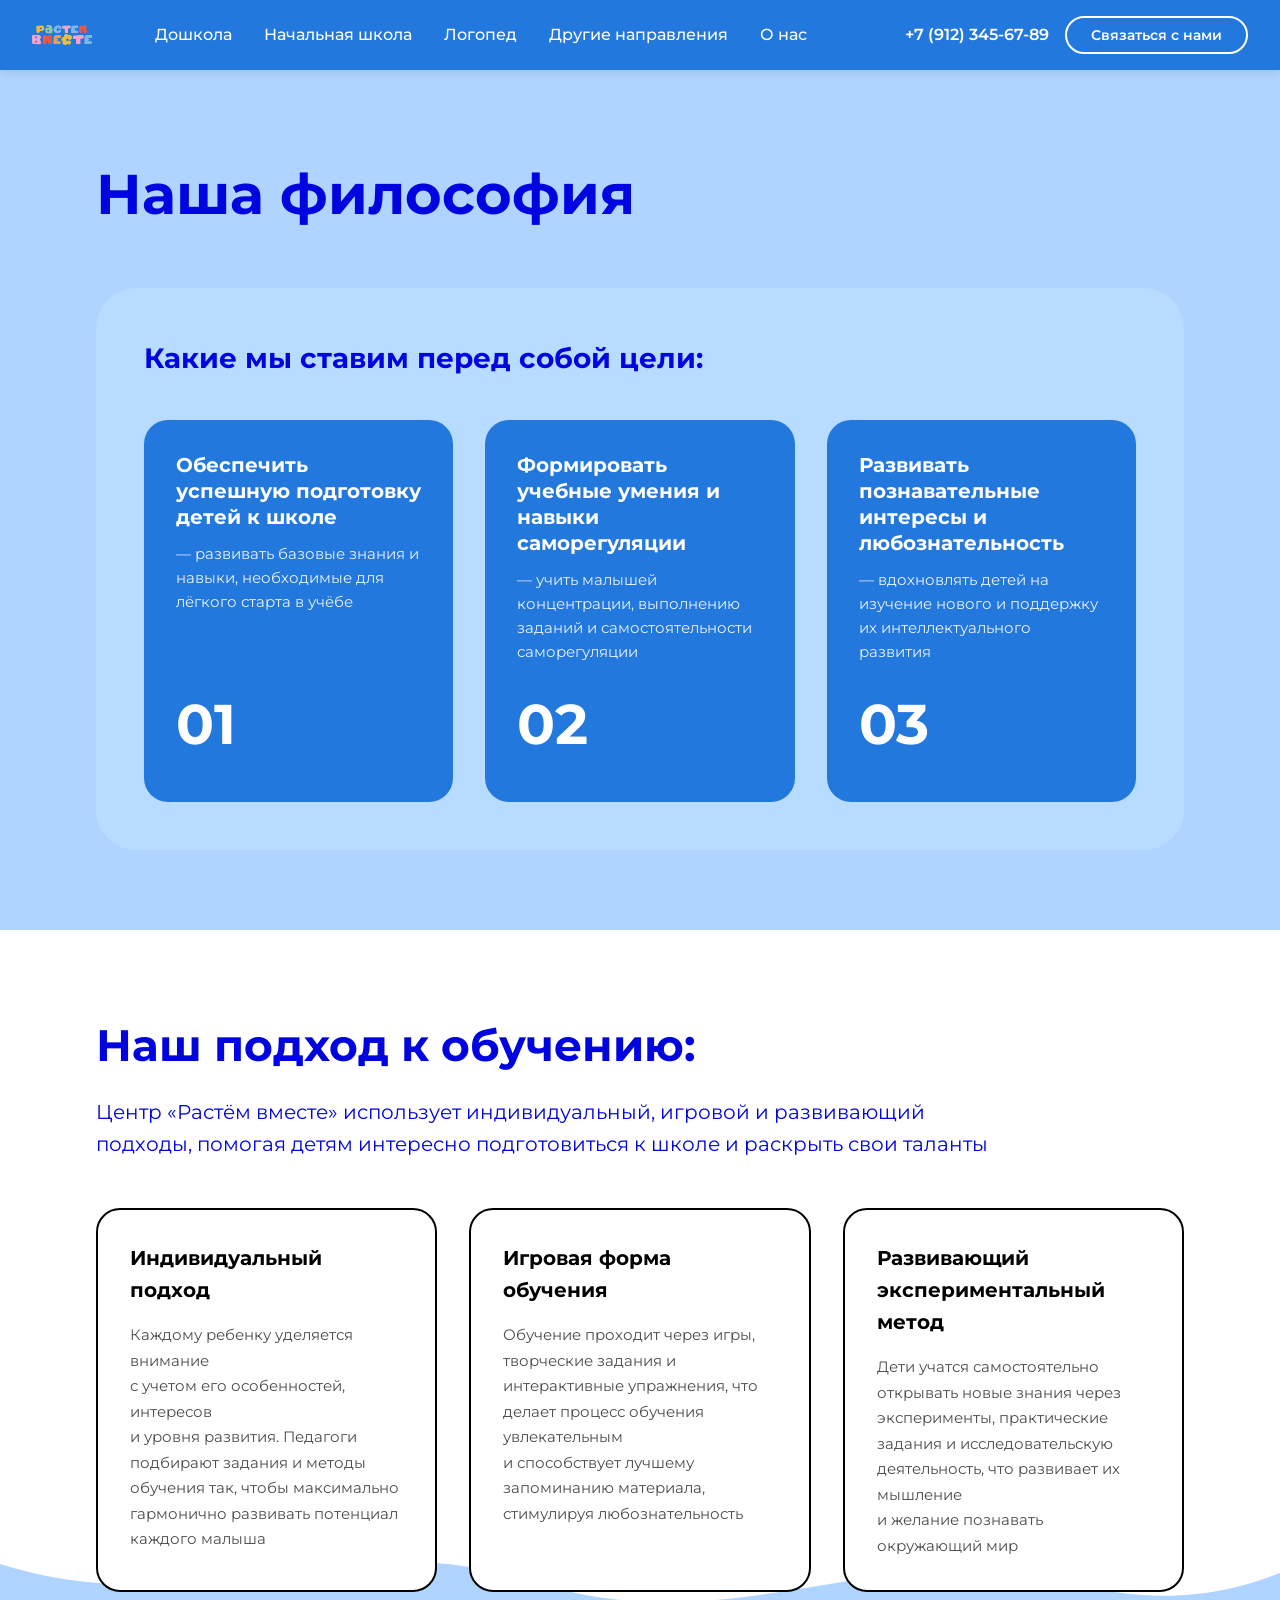
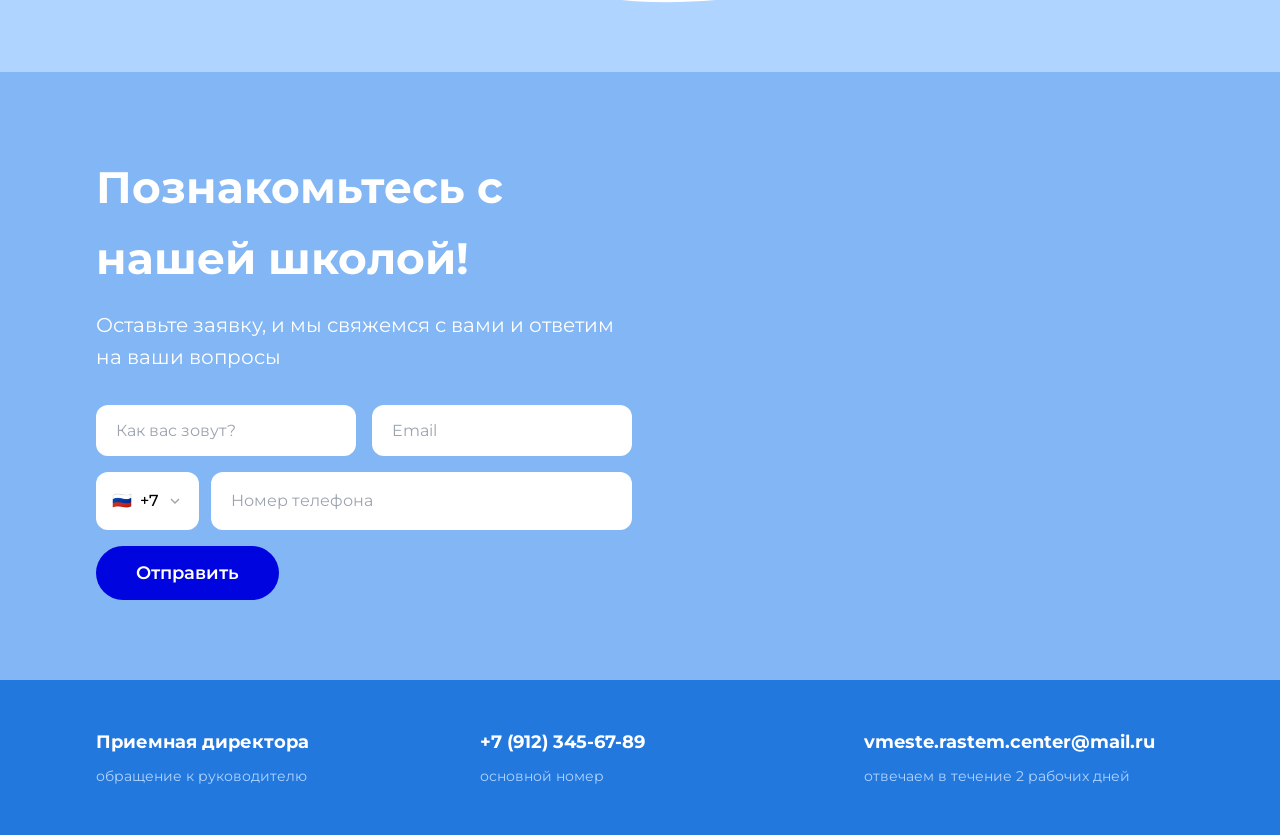
<file: filosofia.html>
<!DOCTYPE html>
<html lang="ru">
<head>
    <meta charset="utf-8"/>
        <meta name="viewport" content="width=device-width, initial-scale=1" />
        <title>filosofia</title>
        <link rel="stylesheet" href="css/filosofia_style.css"/>
</head>
<body>
    <!-- Header -->
    <header class="header">
       <div class="header__container">

        <div class="header__left">
            <a href="index.html">
                <img src="img/lllll.png" alt="img" class="header__logo"/>
            </a>
        </div>  <!-- ← вот этого не хватало -->

        <nav class="nav50">
            <a href="uslugi.html" class="nav__item">Дошкола</a>
            <a href="#" class="nav__item">Начальная школа</a>
            <a href="#" class="nav__item">Логопед</a>
            <a href="#" class="nav__item">Другие направления</a>
            <a href="rastem_vmeste.html" class="nav__item">О нас</a>
        </nav>

        <div class="header__right">
            <a href="https://t.me/" class="header__telegram">
                <svg width="20" height="20" viewBox="0 0 24 24" fill="none" stroke="currentColor" stroke-width="2">
                    <line x1="22" y1="2" x2="11" y2="13"></line>
                    <polygon points="22 2 15 22 11 13 2 9 22 2"></polygon>
                </svg>
            </a>
            <a href="tel:+79123456789" class="header__phone">+7 (912) 345-67-89</a>
            <button class="header__contact-btn">Связаться с нами</button>
        </div>

    </div>
 </header>
    <!-- Philosophy Section -->
    <section class="philosophy">
        <div class="philosophy__container">
            <h1 class="philosophy__title">Наша философия</h1>

            <div class="goals">
                <h2 class="goals__title">Какие мы ставим перед собой цели:</h2>

                <div class="goals__grid">
                    <div class="goal-card">
                        <div class="goal-card__content">
                            <h3 class="goal-card__title">Обеспечить успешную подготовку детей к школе</h3>
                            <p class="goal-card__desc">— развивать базовые знания и навыки, необходимые для лёгкого старта в учёбе</p>
                        </div>
                        <span class="goal-card__number">01</span>
                    </div>

                    <div class="goal-card">
                        <div class="goal-card__content">
                            <h3 class="goal-card__title">Формировать учебные умения и навыки саморегуляции</h3>
                            <p class="goal-card__desc">— учить малышей концентрации, выполнению заданий и самостоятельности саморегуляции</p>
                        </div>
                        <span class="goal-card__number">02</span>
                    </div>

                    <div class="goal-card">
                        <div class="goal-card__content">
                            <h3 class="goal-card__title">Развивать познавательные интересы и любознательность</h3>
                            <p class="goal-card__desc">— вдохновлять детей на изучение нового и поддержку их интеллектуального развития</p>
                        </div>
                        <span class="goal-card__number">03</span>
                    </div>
                </div>
            </div>
        </div>
    </section>

    <!-- Approach Section -->
    <section class="approach">
        <div class="approach__container">
            <h2 class="approach__title">Наш подход к обучению:</h2>
            <p class="approach__subtitle">Центр «Растём вместе» использует индивидуальный, игровой и развивающий подходы, помогая детям интересно подготовиться к школе и раскрыть свои таланты</p>

            <div class="approach__grid">
                <div class="approach-card">
                    <h3 class="approach-card__title">Индивидуальный подход</h3>
                    <p class="approach-card__desc">Каждому ребенку уделяется внимание <br>с учетом его особенностей, интересов <br>и уровня развития. Педагоги подбирают задания и методы обучения так, чтобы максимально гармонично развивать потенциал каждого малыша</p>
                </div>

                <div class="approach-card">
                    <h3 class="approach-card__title">Игровая форма обучения</h3>
                    <p class="approach-card__desc">Обучение проходит через игры, творческие задания и интерактивные упражнения, что делает процесс обучения увлекательным <br>и способствует лучшему запоминанию материала, стимулируя любознательность</p>
                </div>

                <div class="approach-card">
                    <h3 class="approach-card__title">Развивающий экспериментальный метод</h3>
                    <p class="approach-card__desc">Дети учатся самостоятельно открывать новые знания через эксперименты, практические задания и исследовательскую деятельность, что развивает их мышление <br>и желание познавать окружающий мир</p>
                </div>
            </div>
        </div>

        <!-- Wave -->
        <div class="approach__wave">
            <svg viewBox="0 0 1920 200" preserveAspectRatio="none">
                <path fill="#AFD4FF" d="M0,80 C300,150 500,30 800,100 C1100,170 1300,50 1600,100 C1750,130 1850,110 1920,90 L1920,200 L0,200 Z"/>
            </svg>
        </div>
    </section>

    <!-- Contact Section -->
    <section class="contact">
        <div class="contact__container">
            <div class="contact__grid">
                <div class="contact__form-wrapper">
                    <h2 class="contact__title">Познакомьтесь с нашей школой!</h2>
                    <p class="contact__subtitle">Оставьте заявку, и мы свяжемся с вами и ответим на ваши вопросы</p>
                    <form class="form">
                        <div class="form__row">
                            <input type="text" class="form__input" placeholder="Как вас зовут?" required>
                            <input type="email" class="form__input" placeholder="Email" required>
                        </div>
                        <div class="form__phone-row">
                            <div class="form__phone-prefix">
                                <span>🇷🇺</span>
                                <span>+7</span>
                                <svg width="16" height="16" viewBox="0 0 24 24" fill="none" stroke="currentColor" stroke-width="2">
                                    <polyline points="6 9 12 15 18 9"></polyline>
                                </svg>
                            </div>
                            <input type="tel" class="form__input form__input--phone" placeholder="Номер телефона" required>
                        </div>
                        <button type="submit" class="form__submit">Отправить</button>
                    </form>
                </div>
    </section>

    <!-- Footer -->
    <footer class="footer">
        <div class="footer__container">
            <div class="footer__grid">
                <div class="footer__item">
                    <h3 class="footer__title">Приемная директора</h3>
                    <p class="footer__desc">обращение к руководителю</p>
                </div>
                <div class="footer__item">
                    <h3 class="footer__title">+7 (912) 345-67-89</h3>
                    <p class="footer__desc">основной номер</p>
                </div>
                <div class="footer__item">
                    <h3 class="footer__title">vmeste.rastem.center@mail.ru</h3>
                    <p class="footer__desc">отвечаем в течение 2 рабочих дней</p>
                </div>
            </div>
        </div>
    </footer>
</body>
</html>
</file>
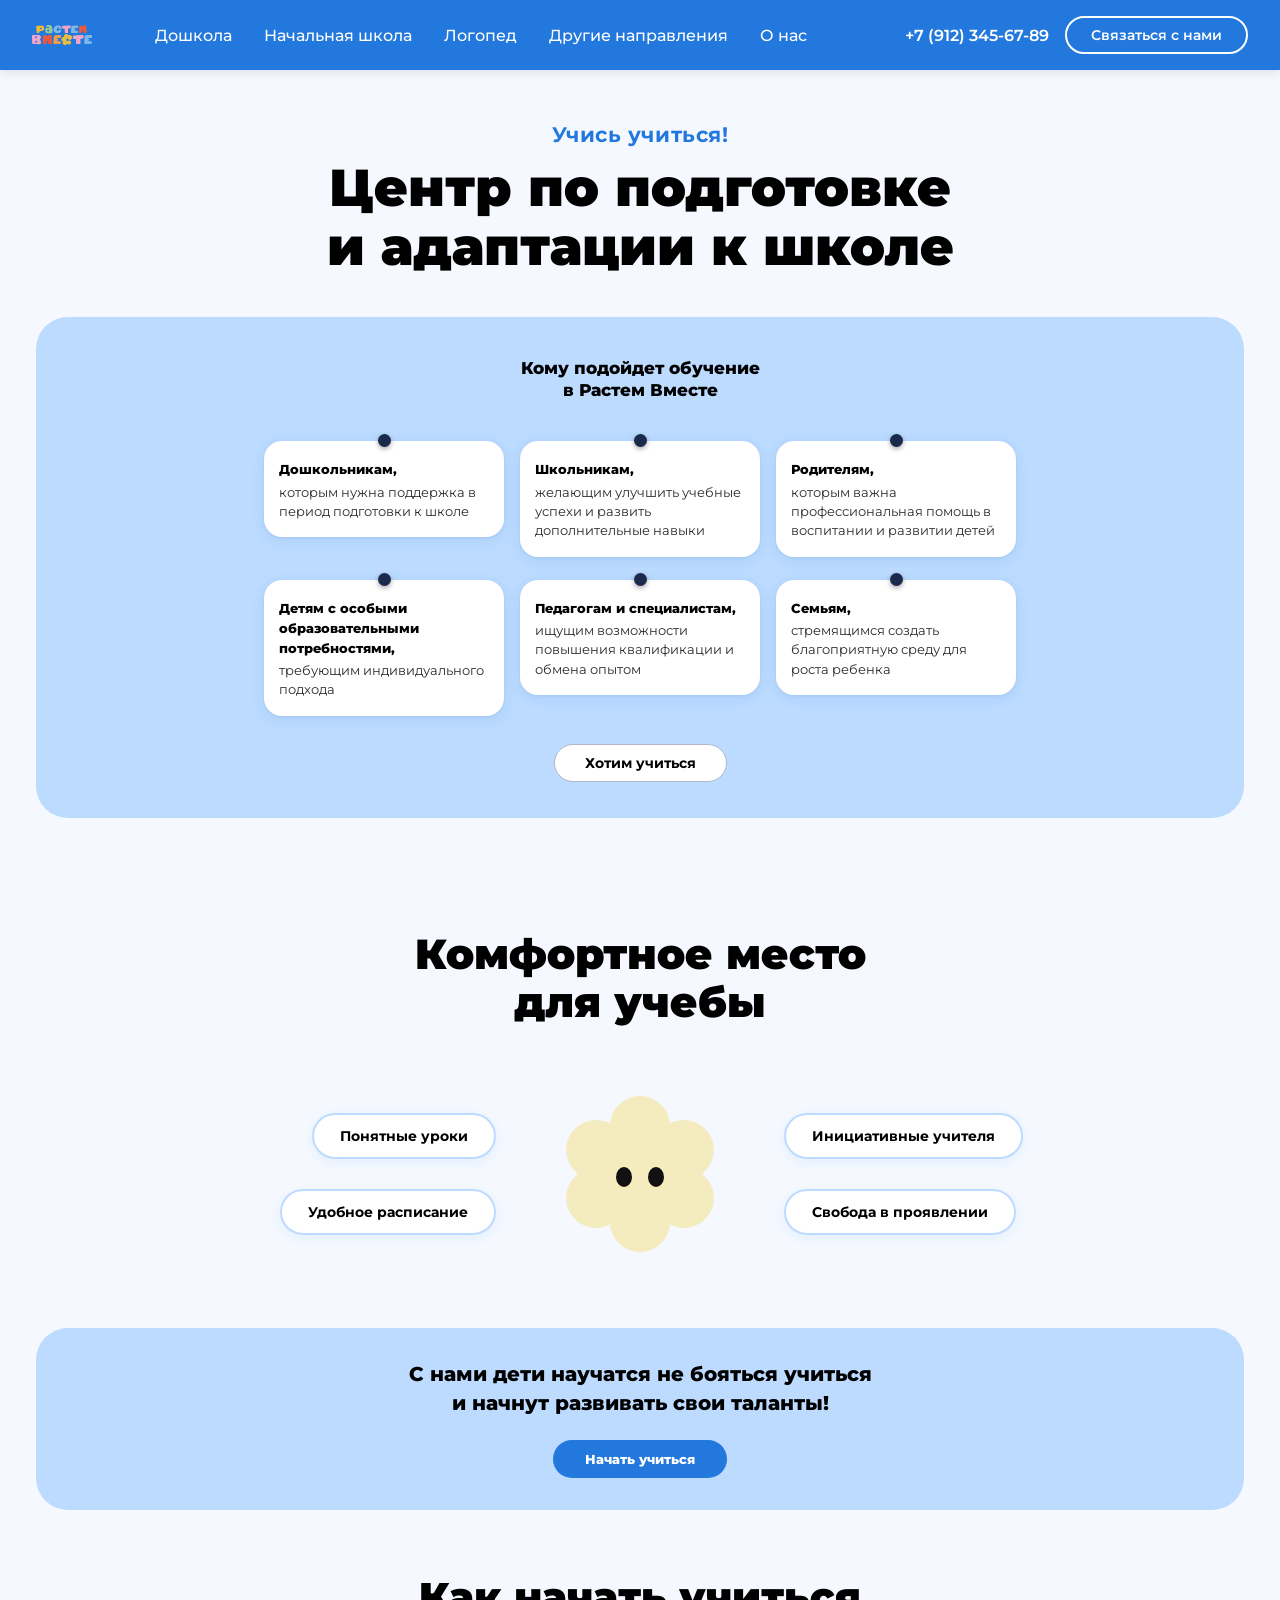
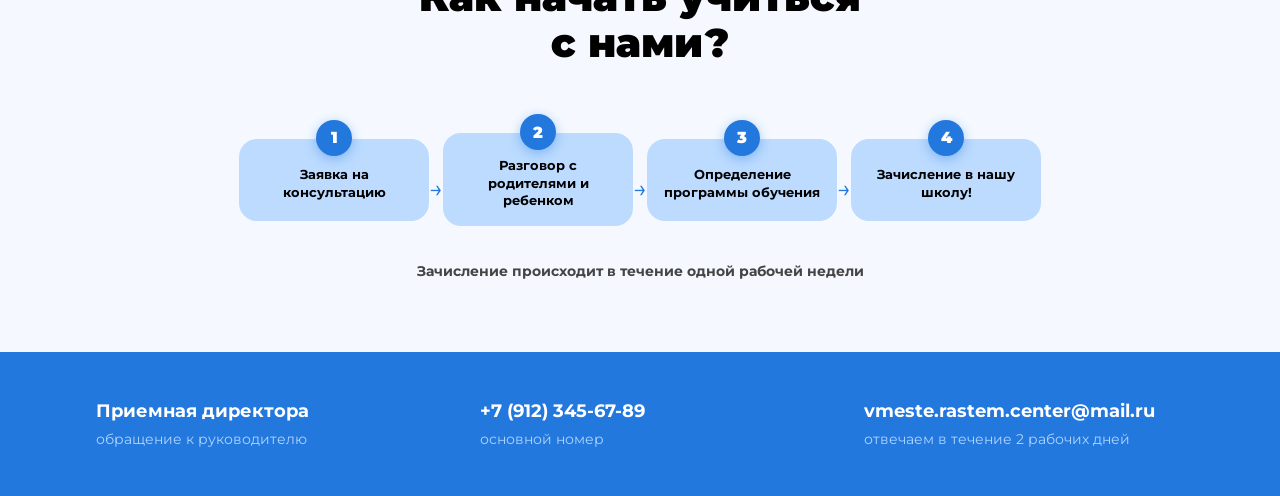
<file: rastem_vmeste.html>
<!DOCTYPE html>
<html lang="ru">
<head>
<meta charset="utf-8"/>
        <meta name="viewport" content="width=device-width, initial-scale=1" />
        <title>rastem-vmeste</title>
        <link rel="stylesheet" href="css/rastem-vmeste_style.css"/>
</head>
<!-- ══════════════ ШАПКА ══════════════ -->
<header class="header">
    <div class="header__container">

        <div class="header__left">
            <a href="index.html">
                <img src="img/lllll.png" alt="img" class="header__logo"/>
            </a>
        </div> 

            <!-- Center: Navigation -->
            <nav class="nav50">
                <a href="uslugi.html" class="nav__item">
                    Дошкола
                    
                </a>
                <a href="#" class="nav__item">
                    Начальная школа
                    
                </a>
                <a href="#" class="nav__item">
                    Логопед
                    
                </a>
                <a href="#" class="nav__item">
                    Другие направления
                    
                </a>
                <a href="rastem_vmeste.html" class="nav__item">
                    О нас
                    
                </a>
            </nav>
            <!-- Right: Contact -->
            <div class="header__right">
                <a href="https://t.me/" class="header__telegram">
                    <svg width="20" height="20" viewBox="0 0 24 24" fill="none" stroke="currentColor" stroke-width="2">
                        <line x1="22" y1="2" x2="11" y2="13"></line>
                        <polygon points="22 2 15 22 11 13 2 9 22 2"></polygon>
                    </svg>
                </a>
                <a href="tel:+79123456789" class="header__phone">+7 (912) 345-67-89</a>
                <button class="header__contact-btn">Связаться с нами</button>
            </div>
        </div>
 </header>

<!-- ══════════════ HERO ══════════════ -->
<section class="hero fade-up">
  <div class="hero-eyebrow"><h2>Учись учиться!</h2></div>
  <h1>Центр по подготовке<br>и адаптации к школе</h1>
</section>

<!-- ══════════════ КТО ══════════════ -->
<section class="who-wrap fade-up">
  <h2>Кому подойдет обучение<br>в Растем Вместе</h2>

  <!-- ряд 1 -->
  <div class="cards-row">
    <div class="card-hang">
      <div class="nail"></div>
      <div class="card-body">
        <p><strong>Дошкольникам,</strong>которым нужна поддержка в период подготовки к школе</p>
      </div>
    </div>
    <div class="card-hang">
      <div class="nail"></div>
      <div class="card-body">
        <p><strong>Школьникам,</strong>желающим улучшить учебные успехи и развить дополнительные навыки</p>
      </div>
    </div>
    <div class="card-hang">
      <div class="nail"></div>
      <div class="card-body">
        <p><strong>Родителям,</strong>которым важна профессиональная помощь в воспитании и развитии детей</p>
      </div>
    </div>
  </div>

  <!-- ряд 2 -->
  <div class="cards-row">
    <div class="card-hang">
      <div class="nail"></div>
      <div class="card-body">
        <p><strong>Детям с особыми образовательными потребностями,</strong>требующим индивидуального подхода</p>
      </div>
    </div>
    <div class="card-hang">
      <div class="nail"></div>
      <div class="card-body">
        <p><strong>Педагогам и специалистам,</strong>ищущим возможности повышения квалификации и обмена опытом</p>
      </div>
    </div>
    <div class="card-hang">
      <div class="nail"></div>
      <div class="card-body">
        <p><strong>Семьям,</strong>стремящимся создать благоприятную среду для роста ребенка</p>
      </div>
    </div>
  </div>

  <a href="#" class="btn-outline">Хотим учиться</a>
</section>

<!-- ══════════════ КОМФОРТНОЕ МЕСТО ══════════════ -->
<section class="comfort-section fade-up">
  <h2>Комфортное место<br>для учебы</h2>

  <div class="comfort-layout">
    <!-- Левая колонка тегов -->
    <div class="tags-col left">
      <div class="petal-pill">Понятные уроки</div>
      <div class="petal-pill">Удобное расписание</div>
    </div>

    <!-- Маскот-цветок (кремовый, с глазами) -->
    <div class="mascot-box">
      <svg class="mascot-svg" viewBox="0 0 200 200" fill="none" xmlns="http://www.w3.org/2000/svg">
        <!-- 6 лепестков -->
        <ellipse cx="100" cy="52"  rx="30" ry="30" fill="#F4ECBE"/>
        <ellipse cx="144" cy="76"  rx="30" ry="30" fill="#F4ECBE" transform="rotate(60 144 76)"/>
        <ellipse cx="144" cy="124" rx="30" ry="30" fill="#F4ECBE" transform="rotate(120 144 124)"/>
        <ellipse cx="100" cy="148" rx="30" ry="30" fill="#F4ECBE"/>
        <ellipse cx="56"  cy="124" rx="30" ry="30" fill="#F4ECBE" transform="rotate(60 56 124)"/>
        <ellipse cx="56"  cy="76"  rx="30" ry="30" fill="#F4ECBE" transform="rotate(120 56 76)"/>
        <!-- тело -->
        <circle cx="100" cy="100" r="54" fill="#F4ECBE"/>
        
        <!-- глаза -->
        <ellipse cx="84"  cy="103" rx="8" ry="10" fill="#111"/>
        <ellipse cx="116" cy="103" rx="8" ry="10" fill="#111"/>
      </svg>
    </div>

    <!-- Правая колонка тегов -->
    <div class="tags-col right">
      <div class="petal-pill">Инициативные учителя</div>
      <div class="petal-pill">Свобода в проявлении</div>
    </div>
  </div>
</section>

<!-- ══════════════ CTA БАННЕР ══════════════ -->
<div class="cta-banner fade-up">
  <p>С нами дети научатся не бояться учиться<br>и начнут развивать свои таланты!</p>
  <a href="#" class="btn-solid">Начать учиться</a>
</div>

<!-- ══════════════ КАК НАЧАТЬ ══════════════ -->
<section class="how-section fade-up">
  <h2>Как начать учиться<br>с нами?</h2>

  <div class="steps-row">
    <div class="step-item">
      <div class="step-num">1</div>
      <div class="step-box">Заявка на консультацию</div>
    </div>
    <div class="step-arrow">→</div>
    <div class="step-item">
      <div class="step-num">2</div>
      <div class="step-box">Разговор с родителями и ребенком</div>
    </div>
    <div class="step-arrow">→</div>
    <div class="step-item">
      <div class="step-num">3</div>
      <div class="step-box">Определение программы обучения</div>
    </div>
    <div class="step-arrow">→</div>
    <div class="step-item">
      <div class="step-num">4</div>
      <div class="step-box">Зачисление в нашу школу!</div>
    </div>
  </div>

  <!-- цветочек + подпись, как на макете -->
  <div class="how-bottom">
    
    <p class="how-note">Зачисление происходит в течение одной рабочей недели</p>
  </div>
</section>

<!-- Footer -->
    <footer class="footer">
        <div class="footer__container">
            <div class="footer__grid">
                <div class="footer__item">
                    <h3 class="footer__title">Приемная директора</h3>
                    <p class="footer__desc">обращение к руководителю</p>
                </div>
                <div class="footer__item">
                    <h3 class="footer__title">+7 (912) 345-67-89</h3>
                    <p class="footer__desc">основной номер</p>
                </div>
                <div class="footer__item">
                    <h3 class="footer__title">vmeste.rastem.center@mail.ru</h3>
                    <p class="footer__desc">отвечаем в течение 2 рабочих дней</p>
                </div>
            </div>
        </div>
    </footer>
<script>


/* scroll fade-up */
const io = new IntersectionObserver(entries => {
  entries.forEach(e => { if (e.isIntersecting) e.target.classList.add('visible'); });
}, { threshold: 0.08 });
document.querySelectorAll('.fade-up').forEach(el => io.observe(el));
</script>
</body>
</html>
</file>
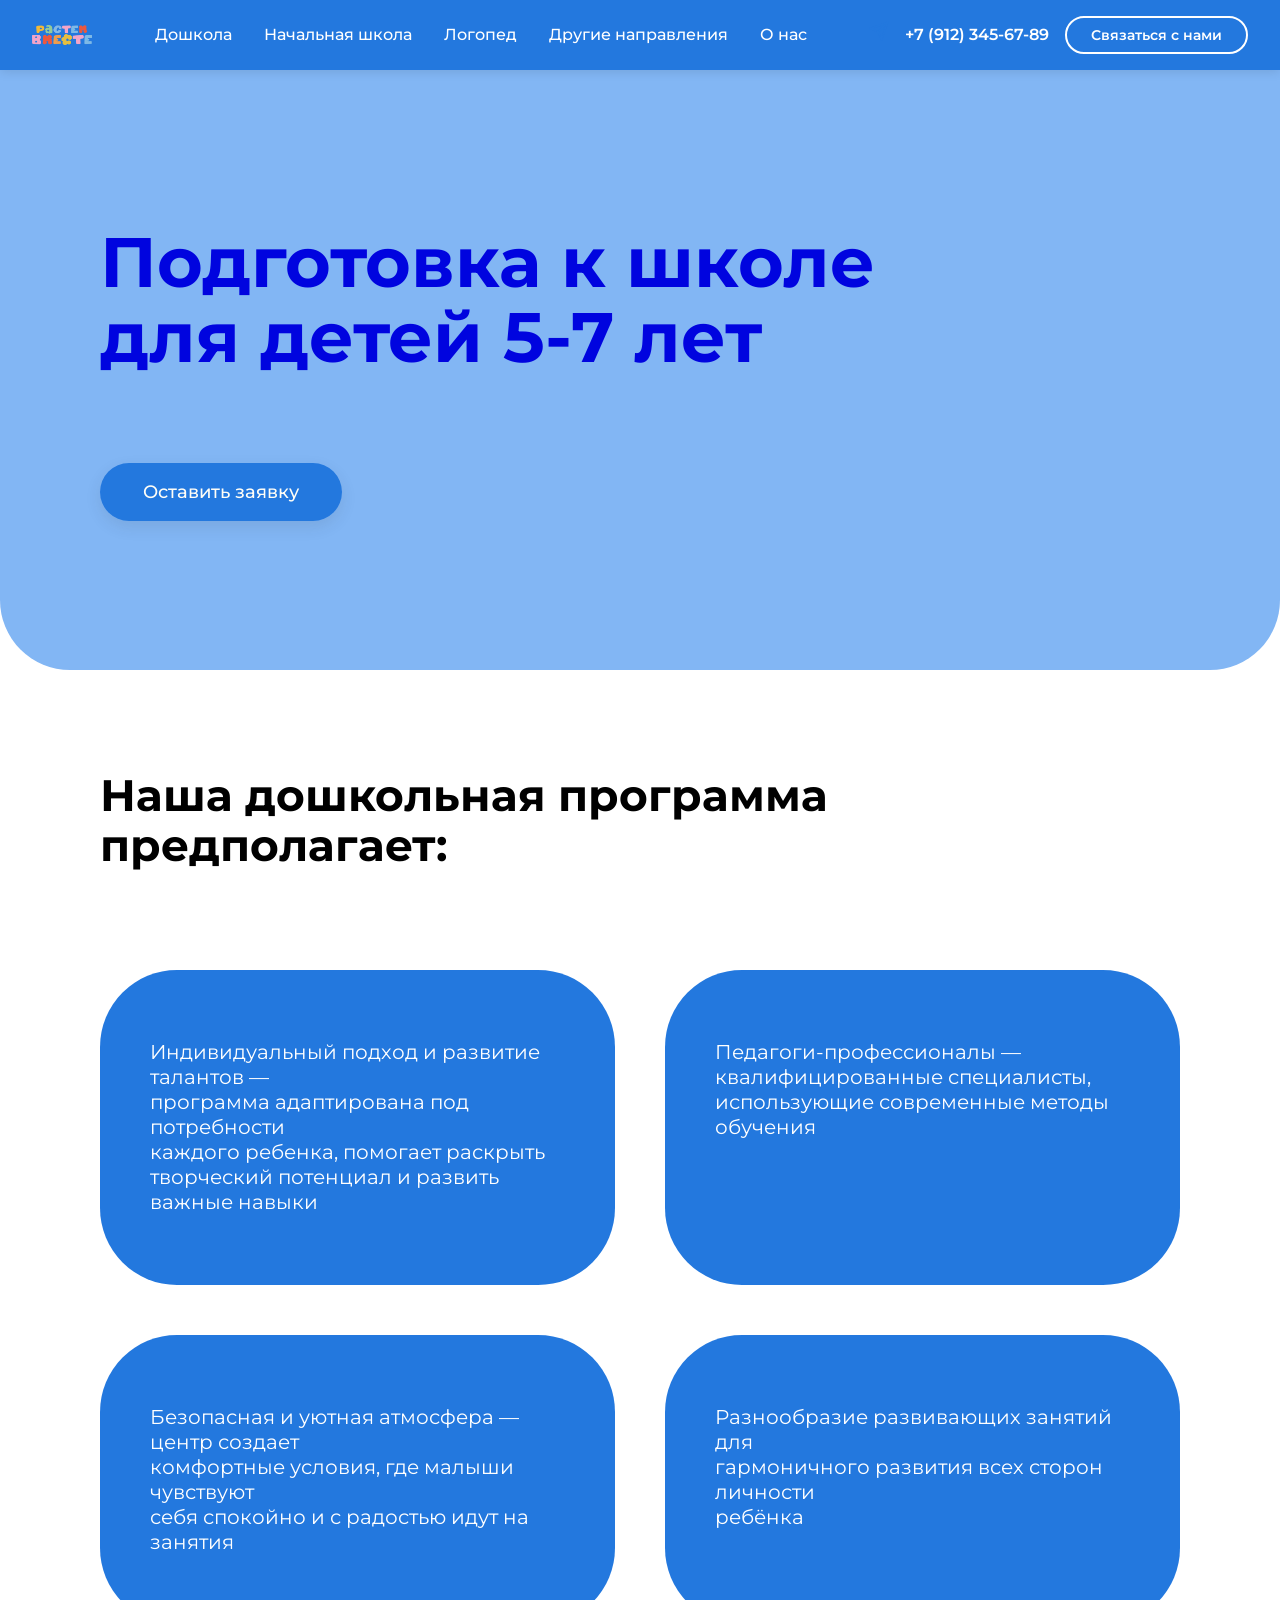
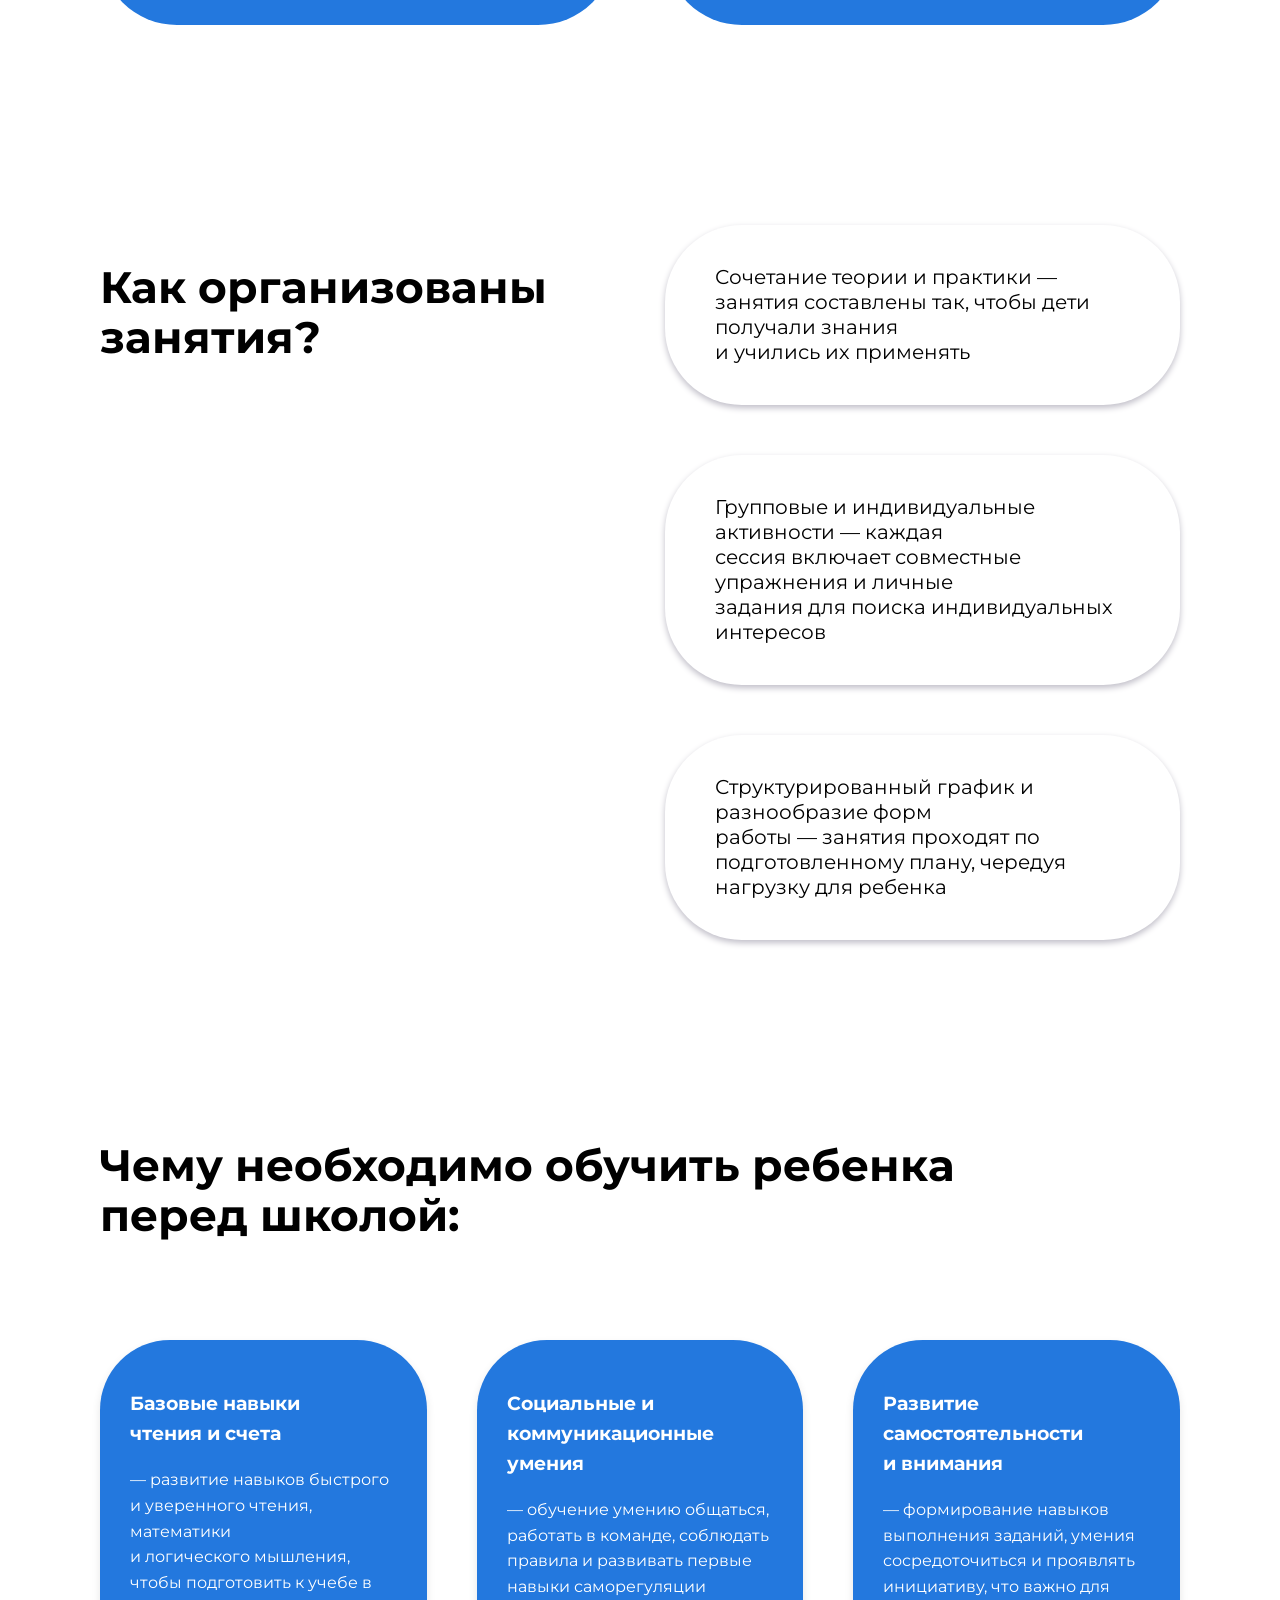
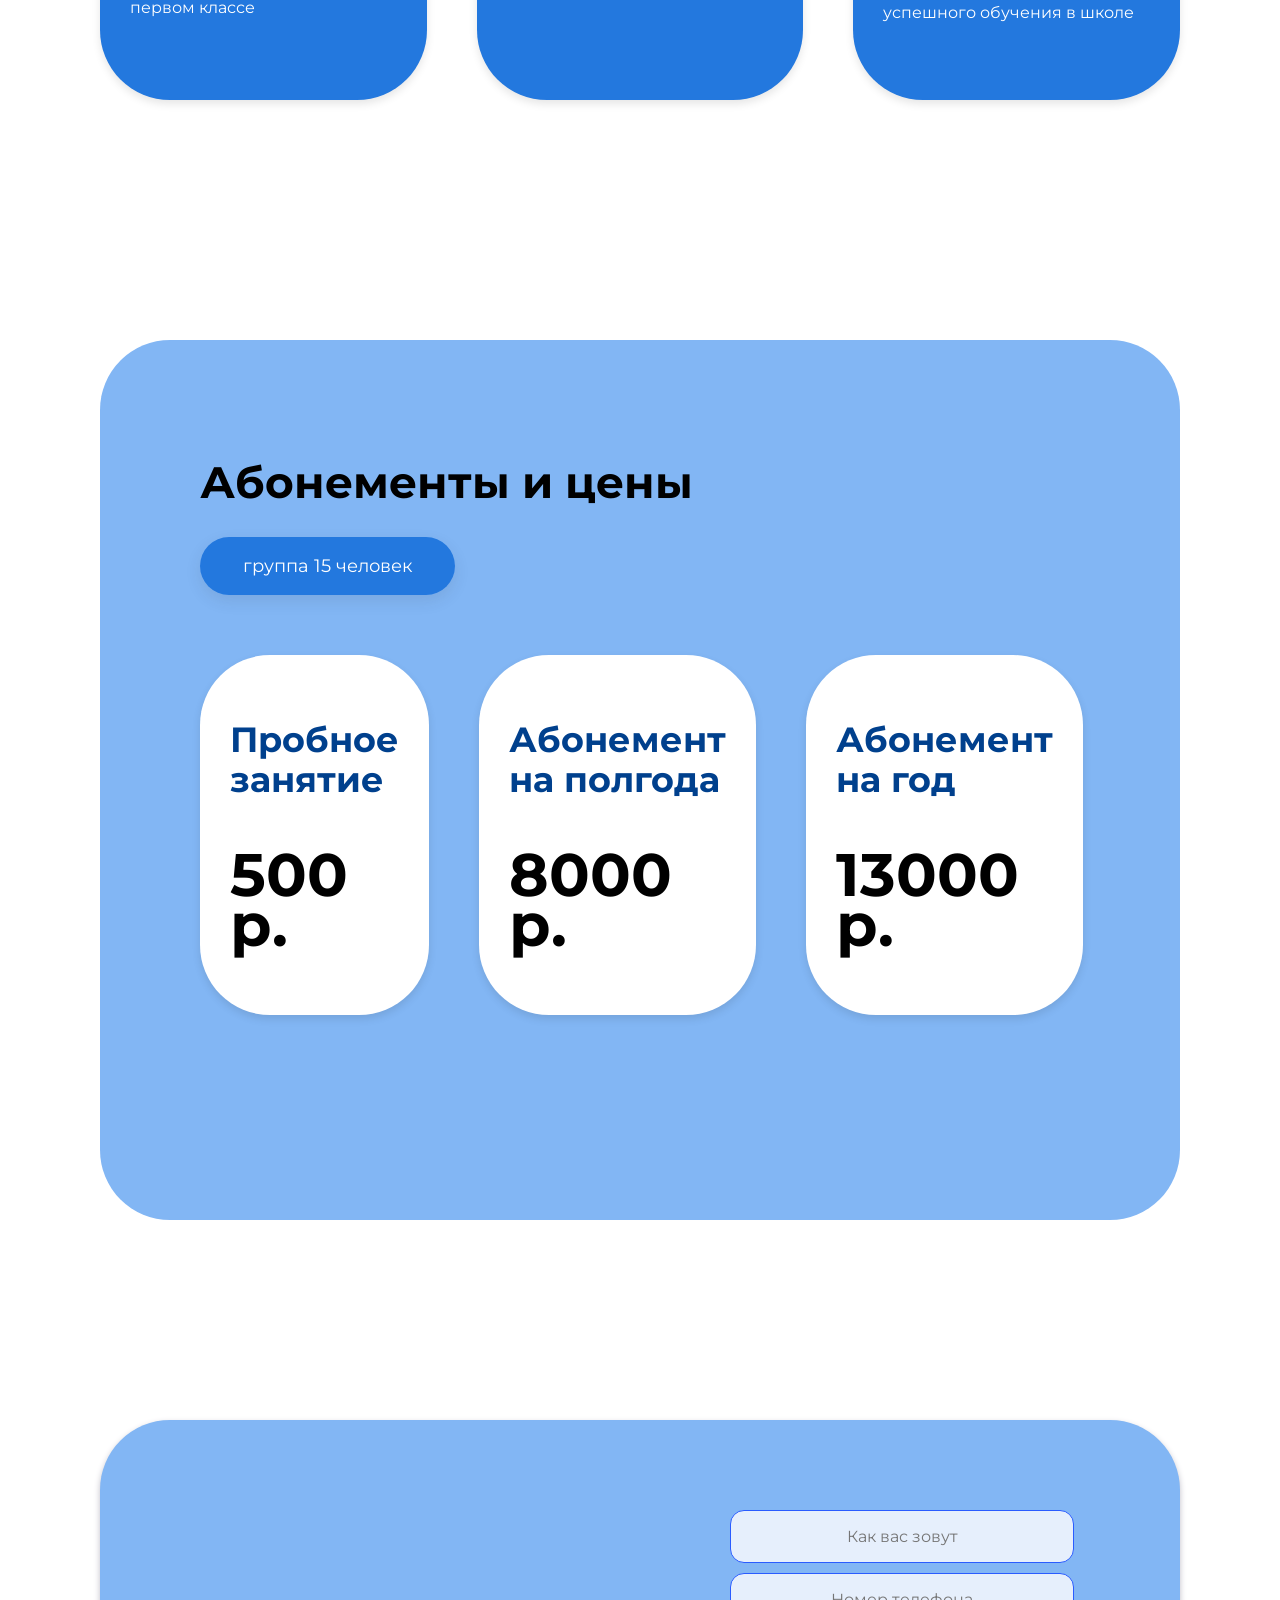
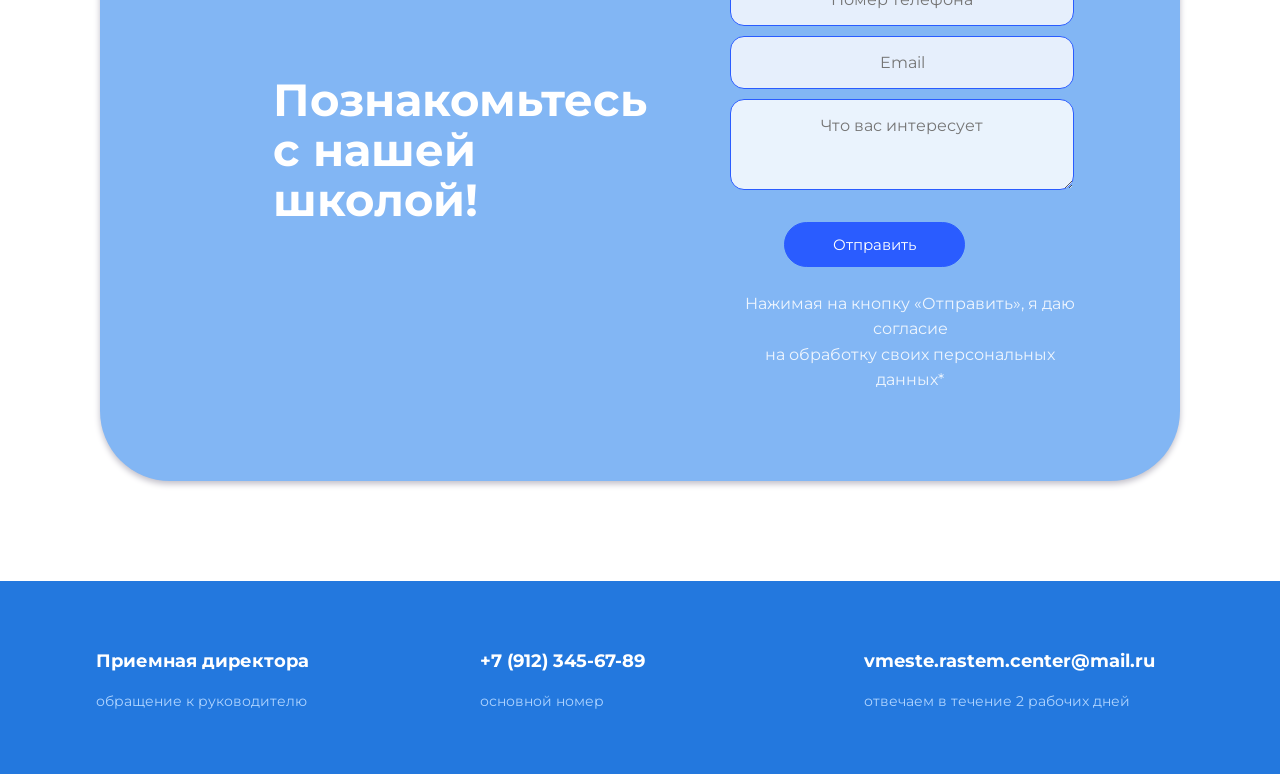
<file: uslugi.html>
<!DOCTYPE html>
<html>
<head>
    <meta charset="utf-8"/>
    <meta name="viewport" content="width=device-width, initial-scale=1" />
    <title>uslugi</title>
    <link rel="stylesheet" href="css/uslugi_style.css"/>
</head>
<body>
<header class="header">
    <div class="header__container">

        <div class="header__left">
            <a href="index.html">
                <img src="img/lllll.png" alt="img" class="header__logo"/>
            </a>
        </div>  <!-- ← вот этого не хватало -->

        <nav class="nav50">
            <a href="uslugi.html" class="nav__item">Дошкола</a>
            <a href="#" class="nav__item">Начальная школа</a>
            <a href="#" class="nav__item">Логопед</a>
            <a href="#" class="nav__item">Другие направления</a>
            <a href="rastem_vmeste.html" class="nav__item">О нас</a>
        </nav>

        <div class="header__right">
            <a href="https://t.me/" class="header__telegram">
                <svg width="20" height="20" viewBox="0 0 24 24" fill="none" stroke="currentColor" stroke-width="2">
                    <line x1="22" y1="2" x2="11" y2="13"></line>
                    <polygon points="22 2 15 22 11 13 2 9 22 2"></polygon>
                </svg>
            </a>
            <a href="tel:+79123456789" class="header__phone">+7 (912) 345-67-89</a>
            <button class="header__contact-btn">Связаться с нами</button>
        </div>

    </div>
</header>
<section class="card" id="about">
    <h2>Подготовка к школе
        <br>для детей 5-7 лет</h2>
    <nav class="nav">
        <a href="#">Оставить заявку</a>
    </nav>
</section>
<main class="container">
    <h2>Наша дошкольная программа<br>
        предполагает:</h2>
    <section class="grid-container">
        <div class="grid-item">Индивидуальный подход и развитие талантов — <br>программа адаптирована под потребности <br>каждого ребенка, помогает раскрыть <br>творческий потенциал и развить важные навыки</div>
        <div class="grid-item">Педагоги-профессионалы — <br>квалифицированные специалисты, <br>использующие современные методы обучения</div>
        <div class="grid-item">Безопасная и уютная атмосфера — центр создает <br>комфортные условия, где малыши чувствуют <br>себя спокойно и с радостью идут на занятия</div>
        <div class="grid-item">Разнообразие развивающих занятий для<br> гармоничного развития всех сторон личности <br>ребёнка</div>
    </section>

    <section class="grid-container2">
        <div class="grid-item3"><h2>Как организованы<br>занятия?</h2></div>
        <div class="grid-item2">Сочетание теории и практики — занятия составлены так, чтобы дети получали знания <br>и учились их применять </div>
        <div class="grid-item2">Групповые и индивидуальные активности — каждая <br>сессия включает совместные упражнения и личные <br>задания для поиска индивидуальных интересов </div>
        <div class="grid-item2">Структурированный график и разнообразие форм <br>работы — занятия проходят по подготовленному плану, чередуя нагрузку для ребенка</div>
    </section>

    <section class="review-list">
        <div class="reviews-wrapper">
            <h2 class="reviews-title">Чему необходимо обучить ребенка <br>
                перед школой:</h2>
            <div class="reviews-container">

                <div class="review-item">
                    <h3 class="user-name">Базовые навыки <br>чтения и счета</h3>
                    <p class="review-text"> — развитие навыков быстрого <br>и уверенного чтения, математики <br>и логического мышления, чтобы подготовить к учебе в первом классе</p>
                </div>

                <div class="review-item">
                    <h3 class="user-name">Социальные и коммуникационные умения</h3>
                    <p class="review-text"> — обучение умению общаться, работать в команде, соблюдать правила и развивать первые навыки саморегуляции</p>
                </div>


                <div class="review-item">
                    <h3 class="user-name">Развитие самостоятельности <br>и внимания</h3>
                    <p class="review-text">  — формирование навыков выполнения заданий, умения сосредоточиться и проявлять инициативу, что важно для успешного обучения в школе</p>
                </div>
            </div>
        </div>
    </section>

<section class="review-list1">
        <h2 class="reviews-title1">Абонементы и цены</h2>
        <nav class="nav5">
            <a href="#">группа 15 человек</a>
        </nav>

        <div class="reviews-container1">

            <div class="review-item1">
                <h3 class="user-name1">Пробное <br>
                    занятие</h3>
                <h2 class="review-text1">500 р.</h2>
            </div>

            <div class="review-item1">
                <h3 class="user-name1">Абонемент<br>
                    на полгода</h3>
                <h2 class="review-text1">8000 р.</h2>
            </div>

            <div class="review-item1">
                <h3 class="user-name1">Абонемент<br>
                    на год</h3>
                <h2 class="review-text1">13000 р.</h2>
            </div>
        </div>
</section>
<section class="feedback" id="feedback">
    <h2>Познакомьтесь <br>с нашей <br>школой!</h2>
    <form id="contactForm" fction="#" method="p">
        <div class="form-group">

            <input type="text" name="name" placeholder="Как вас зовут" required/>
        </div>
        <div class="form-group">

            <input type="text" name="nomer" placeholder="Номер телефона" required/>
        </div>
        <div class="form-group">

            <input type="email" id="email" name="email" placeholder="Email" required/>
        </div>

        <div class="form-group">

            <textarea id="message" name="message" rows="3" placeholder="Что вас интересует" required></textarea>
        </div>

        <div class="form-actions">
            <button type="submit" class="submit-btm"> Отправить</button>
        </div>
        <div class="form-group checkbox-group">
            <label class="checkbox-lable">
                <imput type="checkbox" name="consent" required/>
                Нажимая на кнопку «Отправить», я даю согласие <br>на
                обработку своих персональных данных*
            </label>
        </div>
    </form>
</section>
</main>
<!-- Footer -->
<footer class="footer">
    <div class="footer__container">
        <div class="footer__grid">
            <div class="footer__item">
                <h3 class="footer__title">Приемная директора</h3>
                <p class="footer__desc">обращение к руководителю</p>
            </div>
            <div class="footer__item">
                <h3 class="footer__title">+7 (912) 345-67-89</h3>
                <p class="footer__desc">основной номер</p>
            </div>
            <div class="footer__item">
                <h3 class="footer__title">vmeste.rastem.center@mail.ru</h3>
                <p class="footer__desc">отвечаем в течение 2 рабочих дней</p>
            </div>
        </div>
    </div>
</footer>
</body>
</html>
</file>
<file: css/filosofia_style.css>
@import url('https://fonts.googleapis.com/css2?family=Lora:ital,wght@0,400..700;1,400..700&family=Montserrat:ital,wght@0,100..900;1,100..900&family=Open+Sans:ital,wght@0,300..800;1,300..800&family=Roboto:ital,wght@0,100..900;1,100..900&display=swap');

:root {
  --bg: #FFFFFF;
  --panel: #2378DE;
  --card: #272434;
  --border: #2A5CFF;
  
  --text:var(--card);
  --muted:#5e6a8d8f;

  --accent:var(--border);
  --accent-hover:#82B6F4;
  --accent-pressed:#1B1EA8;

  --disable-bg: #5e6a8d8f;
  --disable-text: #dde3f68f;

  --r-lg: 18px;
  --r-md: 14px;
  --r-pill: 1500px;

  --shadow: 0 3px 6px #c0bec8;
}
/* ===== RESET & BASE ===== */
*, *::before, *::after {
    margin: 0;
    padding: 0;
    box-sizing: border-box;
}

html {
    scroll-behavior: smooth;
}

body {
    font-family: 'Montserrat', system-ui, sans-serif;
    background-color: #AFD4FF;
    color: #000000;
    line-height: 1.6;
}

a {
    text-decoration: none;
    color: inherit;
}

button {
    font-family: inherit;
    cursor: pointer;
    border: none;
    background: none;
}

input {
    font-family: inherit;
}

/* ===== ANIMATIONS ===== */
@keyframes float {
    0%, 100% { transform: translateY(0px); }
    50% { transform: translateY(-20px); }
}

@keyframes fadeInUp {
    from {
        opacity: 0;
        transform: translateY(30px);
    }
    to {
        opacity: 1;
        transform: translateY(0);
    }
}

@keyframes slideInLeft {
    from {
        opacity: 0;
        transform: translateX(-50px);
    }
    to {
        opacity: 1;
        transform: translateX(0);
    }
}

/* ===== HEADER ===== */
.header {
    background-color: #2378DE;
    padding: 1rem 2rem;
    position: sticky;
    top: 0;
    z-index: 100;
    box-shadow: 0 2px 10px rgba(0, 0, 0, 0.1);
}

.header__container {
    max-width: 1920px;
    margin: 0 auto;
    display: grid;
    grid-template-columns: auto 1fr auto;
    align-items: center;
    gap: 2rem;
}

.header__left {
    display: flex;
    justify-content: center;
    align-items: center;
    gap: 1rem;
}

.header__menu-btn {
    padding: 0.5rem;
    color: #ffffff;
    border-radius: 0.5rem;
    transition: background-color 0.3s;
}

.header__menu-btn:hover {
    background-color: #f3f4f6;
}

img {
    max-width: 100%;
    height: auto;
    vertical-align: middle;
}

.header__logo {
    width: 60px;
    height: auto;
    display: block;
    padding: 0;
    margin: 0;
}

/* Navigation */
.nav50 {
    display: flex;
    align-items: center;
    justify-content: center;
    gap: 2rem;
}

.nav__item {
    display: flex;
    align-items: center;
    gap: 0.25rem;
    font-weight: 500;
    color: #ffffff;
    transition: color 0.3s;
}
.nav__item1 {
    display: flex;
    align-items: center;
    gap: 0.25rem;
}
.nav__item:hover {
    color: #67acff;
}

.nav__item svg {
    transition: transform 0.3s;
}

.nav__item:hover svg {
    transform: rotate(180deg);
}

/* Header Right */
.header__right {
    display: flex;
    align-items: center;
    gap: 1rem;
}

.header__telegram {
    color: #2378DE;
    transition: all 0.3s;
}

.header__telegram:hover {
    color: #0004DF;
    transform: scale(1.1);
}

.header__phone {
    font-weight: 600;
    color: #ffffff;
    transition: color 0.3s;
    
}

.header__phone:hover {
    color: #67acff;
}

.header__contact-btn {
    border: 2px solid #ffffff;
    color: #ffffff;
    padding: 0.5rem 1.5rem;
    border-radius: 9999px;
    font-size: 0.875rem;
    font-weight: 600;
    transition: all 0.3s;
}

.header__contact-btn:hover {
    background-color: #ffffff83;
    color: #ffffff;
}
.scale-down {
    width: 2%;
    height: auto;
    margin-left: 30px;
    margin-right: 9px;
    margin-top: 3px;
    display: inline;
    vertical-align: middle;
}

.navigator {
    margin-top: 0px;
  margin-left: 60px;
  margin-bottom: 0px;
  gap: 30px;
  height: 90px;
  
}
.nav-item1 {
  display: inline;
  margin-right: 10px;
  font-weight: 500;
  vertical-align: middle;
}
.card5 {
    background: #2378DE;
    height: auto;
}


/* ===== PHILOSOPHY SECTION ===== */
.philosophy {
    padding: 5rem 2rem;
}

.philosophy__container {
    max-width: 1920px;
    margin: 0 auto;
    padding: 0 4rem;
}

.philosophy__title {
    font-size: 3.5rem;
    font-weight: 700;
    color: #0004DF;
    margin-bottom: 3rem;
    animation: fadeInUp 1s ease-out;
}

/* Goals */
.goals {
    background-color: #B8DCFF;
    border-radius: 40px;
    padding: 3rem;
    animation: fadeInUp 1s ease-out 0.2s both;
}

.goals__title {
    font-size: 1.75rem;
    font-weight: 700;
    color: #0004DF;
    margin-bottom: 2.5rem;
}

.goals__grid {
    display: grid;
    grid-template-columns: repeat(3, 1fr);
    gap: 2rem;
}

/* Goal Card */
.goal-card {
    background-color: #2378DE;
    border-radius: 24px;
    padding: 2rem;
    color: #ffffff;
    display: flex;
    flex-direction: column;
    justify-content: space-between;
    min-height: 320px;
    transition: all 0.5s;
    cursor: pointer;
}

.goal-card:hover {
    transform: translateY(-8px);
    box-shadow: 0 25px 50px -12px rgba(0, 0, 0, 0.25);
}

.goal-card__title {
    font-size: 1.25rem;
    font-weight: 700;
    margin-bottom: 0.75rem;
    line-height: 1.3;
}

.goal-card__desc {
    font-size: 0.9375rem;
    opacity: 0.9;
    line-height: 1.6;
}

.goal-card__number {
    font-size: 3.5rem;
    font-weight: 700;
    margin-top: 1rem;
    transition: all 0.3s;
}

.goal-card:hover .goal-card__number {
    transform: scale(1.1);
    color: #F4ECBE;
}

/* ===== APPROACH SECTION ===== */
.approach {
    padding: 5rem 2rem;
    background-color: #ffffff;
    position: relative;
    overflow: hidden;
}

.approach__container {
    max-width: 1920px;
    margin: 0 auto;
    padding: 0 4rem;
    position: relative;
    z-index: 10;
}

.approach__title {
    font-size: 2.75rem;
    font-weight: 700;
    color: #0004DF;
    margin-bottom: 1rem;
}

.approach__subtitle {
    font-size: 1.25rem;
    color: #0004DF;
    margin-bottom: 3rem;
    max-width: 900px;
}

.approach__grid {
    display: grid;
    grid-template-columns: repeat(3, 1fr);
    gap: 2rem;
}

/* Approach Card */
.approach-card {
    background-color: #ffffff;
    border: 2px solid #000000;
    border-radius: 24px;
    padding: 2rem;
    transition: all 0.5s;
}

.approach-card:hover {
    transform: translateY(-8px);
    box-shadow: 0 20px 40px rgba(0, 0, 0, 0.1);
    border-color: #2378DE;
}

.approach-card__title {
    font-size: 1.25rem;
    font-weight: 700;
    color: #000000;
    margin-bottom: 1rem;
    transition: color 0.3s;
}

.approach-card:hover .approach-card__title {
    color: #2378DE;
}

.approach-card__desc {
    font-size: 0.9375rem;
    color: rgba(0, 0, 0, 0.7);
    line-height: 1.7;
}

/* Wave */
.approach__wave {
    position: absolute;
    bottom: 0;
    left: 0;
    right: 0;
    height: 180px;
}

.approach__wave svg {
    width: 100%;
    height: 100%;
}

/* ===== CONTACT SECTION ===== */
.contact {
    padding: 5rem 2rem;
    background-color: #82B6F4;
    position: relative;
    overflow: hidden;
}

.contact__container {
    max-width: 1920px;
    margin: 0 auto;
    padding: 0 4rem;
}

.contact__grid {
    display: grid;
    grid-template-columns: 1fr 1fr;
    gap: 4rem;
    align-items: center;
}

.contact__form-wrapper {
    animation: slideInLeft 0.8s ease-out;
}

.contact__title {
    font-size: 2.75rem;
    font-weight: 700;
    color: #ffffff;
    margin-bottom: 1rem;
}

.contact__subtitle {
    font-size: 1.25rem;
    color: #ffffff;
    margin-bottom: 2rem;
}

/* Form */
.form {
    display: flex;
    flex-direction: column;
    gap: 1rem;
}

.form__row {
    display: grid;
    grid-template-columns: 1fr 1fr;
    gap: 1rem;
}

.form__input {
    padding: 1rem 1.25rem;
    border-radius: 12px;
    border: none;
    background-color: #ffffff;
    color: #00000074;
    font-size: 1rem;
    outline: none;
    transition: box-shadow 0.3s;
}

.form__input::placeholder {
    color: #9ca3af;
}

.form__input:focus {
    box-shadow: 0 0 0 3px #0004DF;
}

.form__input:hover {
    box-shadow: 0 10px 25px rgba(0, 0, 0, 0.15);
}

.form__phone-row {
    display: flex;
    gap: 0.75rem;
}

.form__phone-prefix {
    display: flex;
    align-items: center;
    gap: 0.5rem;
    background-color: #ffffff;
    padding: 1rem;
    border-radius: 12px;
    font-weight: 500;
}

.form__phone-prefix svg {
    color: #9ca3af;
}

.form__input--phone {
    flex: 1;
}

.form__submit {
    align-self: flex-start;
    background-color: #0004DF;
    color: #ffffff;
    padding: 1rem 2.5rem;
    border-radius: 9999px;
    font-size: 1.125rem;
    font-weight: 600;
    transition: all 0.3s;
}

.form__submit:hover {
    background-color: #000080;
    transform: scale(1.05);
    box-shadow: 0 15px 35px rgba(0, 0, 0, 0.2);
}

/* Cloud */
.contact__cloud {
    display: flex;
    justify-content: center;
    align-items: center;
    animation: float 4s ease-in-out infinite;
}

.cloud {
    width: 400px;
    height: 340px;
    filter: drop-shadow(0 25px 50px rgba(0, 0, 0, 0.2));
}

/* ===== FOOTER ===== */
.footer {
    padding: 3rem 2rem;
    background-color: #2378DE;
}

.footer__container {
    max-width: 1920px;
    margin: 0 auto;
    padding: 0 4rem;
}

.footer__grid {
    display: grid;
    grid-template-columns: repeat(3, 1fr);
    gap: 4rem;
}

.footer__item {
    transition: all 0.3s;
}

.footer__title {
    font-size: 1.125rem;
    font-weight: 700;
    color: #ffffff;
    margin-bottom: 0.5rem;
    transition: color 0.3s;
}

.footer__item:hover .footer__title {
    color: #AFD4FF;
}

.footer__desc {
    font-size: 0.875rem;
    color: #AFD4FF;
}

/* ===== RESPONSIVE ===== */
@media (max-width: 1200px) {
    .goals__grid,
    .approach__grid {
        grid-template-columns: repeat(2, 1fr);
    }
    
    .philosophy__container,
    .approach__container,
    .contact__container,
    .footer__container {
        padding: 0 2rem;
    }
}

@media (max-width: 992px) {
    .nav {
        display: none;
    }
    
    .header__phone {
        display: none;
    }
    
    .contact__grid {
        grid-template-columns: 1fr;
    }
    
    .contact__cloud {
        display: none;
    }
}

@media (max-width: 768px) {
    .philosophy__title {
        font-size: 2.5rem;
    }
    
    .goals__grid,
    .approach__grid,
    .footer__grid {
        grid-template-columns: 1fr;
    }
    
    .form__row {
        grid-template-columns: 1fr;
    }
    
    .header__contact-btn {
        display: none;
    }
    
    .goals {
        padding: 1.5rem;
        border-radius: 24px;
    }
    
    .goal-card {
        min-height: 250px;
    }
    
    .approach__title,
    .contact__title {
        font-size: 2rem;
    }
    
    .philosophy,
    .approach,
    .contact {
        padding: 3rem 1rem;
    }
    
    .philosophy__container,
    .approach__container,
    .contact__container,
    .footer__container {
        padding: 0 1rem;
    }
}

@media (max-width: 480px) {
    .logo__image {
        width: 44px;
        height: 44px;
    }
    
    .logo__top,
    .logo__bottom {
        font-size: 0.9rem;
    }
    
    .philosophy__title {
        font-size: 2rem;
    }
    
    .goals__title {
        font-size: 1.25rem;
    }
}
</file>
<file: css/rastem-vmeste_style.css>
@import url('https://fonts.googleapis.com/css2?family=Lora:ital,wght@0,400..700;1,400..700&family=Montserrat:ital,wght@0,100..900;1,100..900&family=Open+Sans:ital,wght@0,300..800;1,300..800&family=Roboto:ital,wght@0,100..900;1,100..900&display=swap');
:root {
  --blue:        #2378DE;
  --blue-dark:   #045CA3;
  --blue-light:  #BCDBFF;
  --accent:      #0004DF;
  --cream:       #F4ECBE;
  --white:       #FFFFFF;
  --black:       #000000;
  --navy:        #1a2a4a;   /* цвет гвоздя — тёмно-синий */
  --bg:          #F5F9FF;
   --text:var(--card);
  --muted:#5e6a8d8f;

  --accent:var(--border);
  --accent-hover:#82B6F4;
  --accent-pressed:#1B1EA8;

  --disable-bg: #5e6a8d8f;
  --disable-text: #dde3f68f;

  --r-lg: 18px;
  --r-md: 14px;
  --r-pill: 1500px;

  --shadow: 0 3px 6px #c0bec8;
}

* { margin: 0; padding: 0; box-sizing: border-box; }

body {
  font-family: 'Montserrat', sans-serif;
  background: var(--bg);
  color: var(--black);
  overflow-x: hidden;
  display: flex;
  flex-direction: column;
  min-height: 100vh;
}


/* ===== ANIMATIONS ===== */
@keyframes float {
    0%, 100% { transform: translateY(0px); }
    50% { transform: translateY(-20px); }
}

@keyframes fadeInUp {
    from {
        opacity: 0;
        transform: translateY(30px);
    }
    to {
        opacity: 1;
        transform: translateY(0);
    }
}

@keyframes slideInLeft {
    from {
        opacity: 0;
        transform: translateX(-50px);
    }
    to {
        opacity: 1;
        transform: translateX(0);
    }
}

a {
    text-decoration: none;
    color: inherit;
}

button {
    font-family: inherit;
    cursor: pointer;
    border: none;
    background: none;
}

input {
    font-family: inherit;
}



/* ===== HEADER ===== */
/* ===== HEADER ===== */
.header {
    background-color: #2378DE;
    padding: 1rem 2rem;
    position: sticky;
    top: 0;
    z-index: 100;
    box-shadow: 0 2px 10px rgba(0, 0, 0, 0.1);
}

.header__container {
    max-width: 1920px;
    margin: 0 auto;
    display: grid;
    grid-template-columns: auto 1fr auto;
    align-items: center;
    gap: 2rem;
}

.header__left {
    display: flex;
    justify-content: center;
    align-items: center;
    gap: 1rem;
}

.header__menu-btn {
    padding: 0.5rem;
    color: #ffffff;
    border-radius: 0.5rem;
    transition: background-color 0.3s;
}

.header__menu-btn:hover {
    background-color: #f3f4f6;
}

img {
    max-width: 100%;
    height: auto;
    vertical-align: middle;
}

.header__logo {
    width: 60px;
    height: auto;
    display: block;
    padding: 0;
    margin: 0;
}

/* Navigation */
.nav50 {
    display: flex;
    align-items: center;
    justify-content: center;
    gap: 2rem;
}

.nav__item {
    display: flex;
    align-items: center;
    gap: 0.25rem;
    font-weight: 500;
    color: #ffffff;
    transition: color 0.3s;
}
.nav__item1 {
    display: flex;
    align-items: center;
    gap: 0.25rem;
}
.nav__item:hover {
    color: #67acff;
}

.nav__item svg {
    transition: transform 0.3s;
}

.nav__item:hover svg {
    transform: rotate(180deg);
}

/* Header Right */
.header__right {
    display: flex;
    align-items: center;
    gap: 1rem;
}

.header__telegram {
    color: #2378DE;
    transition: all 0.3s;
}

.header__telegram:hover {
    color: #0004DF;
    transform: scale(1.1);
}

.header__phone {
    font-weight: 600;
    color: #ffffff;
    transition: color 0.3s;
    
}

.header__phone:hover {
    color: #67acff;
}

.header__contact-btn {
    border: 2px solid #ffffff;
    color: #ffffff;
    padding: 0.5rem 1.5rem;
    border-radius: 9999px;
    font-size: 0.875rem;
    font-weight: 600;
    transition: all 0.3s;
}

.header__contact-btn:hover {
    background-color: #ffffff83;
    color: #ffffff;
}
.scale-down {
    width: 2%;
    height: auto;
    margin-left: 30px;
    margin-right: 9px;
    margin-top: 3px;
    display: inline;
    vertical-align: middle;
}

.navigator {
    margin-top: 0px;
  margin-left: 60px;
  margin-bottom: 0px;
  gap: 30px;
  height: 90px;
  
}
.nav-item1 {
  display: inline;
  margin-right: 10px;
  font-weight: 500;
  vertical-align: middle;
}
.card5 {
    background: #2378DE;
    height: auto;
}
.scale-down {
    width: 2%;
    height: auto;
    margin-left: 30px;
    margin-right: 9px;
    margin-top: 3px;
    display: inline;
    vertical-align: middle;
}

.navigator {
    margin-top: 0px;
  margin-left: 60px;
  margin-bottom: 0px;
  gap: 30px;
  height: 90px;
  
}
.nav-item1 {
  display: inline;
  margin-right: 10px;
  font-weight: 500;
  vertical-align: middle;
}
.scale-down {
    width: 2%;
    height: auto;
    margin-left: 30px;
    margin-right: 9px;
    margin-top: 3px;
    display: inline;
    vertical-align: middle;
}

.navigator {
    margin-top: 0px;
  margin-left: 60px;
  margin-bottom: 100px;
  gap: 30px;
  height: 90px;
  
}
.nav-item1 {
  display: inline;
  margin-right: 10px;
  font-weight: 500;
  vertical-align: middle;
}

/* ════════════════════════════════════════
   HERO
════════════════════════════════════════ */
.hero {
  display: flex;
  flex-direction: column;
  align-items: center;
  justify-content: center;
  text-align: center;
  padding: 52px 24px 40px;
  position: relative;
}
.hero-eyebrow {
  font-size: 14px;
  font-weight: 700;
  color: var(--blue);
  letter-spacing: .04em;
  margin-bottom: 12px;
}
.hero h1 {
  font-weight: 900;
  font-size: clamp(30px, 4.2vw, 52px);
  line-height: 1.13;
  color: var(--black);
}

/* облако справа сверху — точь в точь как на макете */
.hero-cloud {
  position: absolute;
  right: 6%;
  top: 18px;
  width: 110px;
  pointer-events: none;
}

/* ════════════════════════════════════════
   БЛОК "КОМУ ПОДОЙДЁТ" — голубой фон
════════════════════════════════════════ */
.who-wrap {
  display: flex;
  flex-direction: column;
  align-items: center;
  background: var(--blue-light);
  border-radius: 32px;
  margin: 0 36px 52px;
  padding: 40px 32px 36px;
}
.who-wrap h2 {
  font-size: 17px;
  font-weight: 800;
  text-align: center;
  line-height: 1.35;
  margin-bottom: 32px;
  color: var(--black);
}

/* ── строки карточек: flex-direction:row, 3 в ряд ── */
.cards-row {
  display: flex;
  flex-direction: row;
  gap: 16px;
  justify-content: center;
  width: 100%;
  margin-bottom: 16px;
}
.cards-row:last-of-type { margin-bottom: 28px; }

/* ── ПЛАШКА-ВЕШАЛКА ── */
.card-hang {
  display: flex;
  flex-direction: column;
  align-items: center;
  flex: 1 1 0;
  max-width: 240px;
  min-width: 140px;
  /* ВАЖНО: transform-origin сверху по центру — точка вращения = гвоздь */
  transform-origin: top center;
}

/* ГВОЗДЬ — тёмно-синий кружок, z-index выше карточки */
.nail {
  width: 13px;
  height: 13px;
  background: var(--navy);
  border-radius: 50%;
  box-shadow: 0 2px 5px rgba(0,0,0,.35);
  position: relative;
  z-index: 2;          /* поверх карточки */
  flex-shrink: 0;
  margin-bottom: -6px; /* немного заходит в карточку */
}

/* КАРТОЧКА */
.card-body {
  background: var(--white);
  border-radius: 18px;
  padding: 18px 15px 16px;
  width: 100%;
  box-shadow: 0 3px 14px rgba(35,120,222,.12), 0 1px 3px rgba(0,0,0,.06);
  position: relative;
  z-index: 1;
  /* анимация качания */
  transform-origin: top center;
  transition: box-shadow .25s;
}

/* Качание при наведении на весь card-hang */
.card-hang:hover .card-body {
  animation: pendulum .55s ease-in-out;
  box-shadow: 0 10px 28px rgba(35,120,222,.22);
}
@keyframes pendulum {
  0%   { transform: rotate(0deg); }
  18%  { transform: rotate(-5deg); }
  38%  { transform: rotate(4deg); }
  55%  { transform: rotate(-2.5deg); }
  72%  { transform: rotate(1.5deg); }
  86%  { transform: rotate(-.8deg); }
  100% { transform: rotate(0deg); }
}

.card-body p {
  font-size: 12.5px;
  line-height: 1.55;
  color: #2a2a2a;
}
.card-body p strong {
  display: block;
  font-weight: 800;
  font-size: 13px;
  color: var(--black);
  margin-bottom: 3px;
}

/* кнопка "Хотим учиться" */
.btn-outline {
  display: inline-flex;
  align-items: center;
  background: var(--white);
  color: var(--black);
  border: 1.5px solid #b0b8c8;
  border-radius: 24px;
  padding: 10px 30px;
  font-family: 'Montserrat', sans-serif;
  font-weight: 700;
  font-size: 13.5px;
  cursor: pointer;
  text-decoration: none;
  transition: background .2s, border-color .2s, color .2s, transform .15s;
}
.btn-outline:hover {
  background: var(--blue);
  color: var(--white);
  border-color: var(--blue);
  transform: translateY(-2px);
}

/* ════════════════════════════════════════
   КОМФОРТНОЕ МЕСТО — маскот + теги
════════════════════════════════════════ */
.comfort-section {
  display: flex;
  flex-direction: column;
  align-items: center;
  padding: 60px 40px 54px;
}
.comfort-section h2 {
  font-weight: 900;
  font-size: clamp(26px, 3.8vw, 42px);
  text-align: center;
  line-height: 1.15;
  margin-bottom: 48px;
}

.comfort-layout {
  display: flex;
  flex-direction: row;
  align-items: center;
  justify-content: center;
  gap: 44px;
  width: 100%;
  max-width: 820px;
}

.tags-col {
  display: flex;
  flex-direction: column;
  gap: 30px;
  flex: 1;
}
.tags-col.left  { align-items: flex-end; }
.tags-col.right { align-items: flex-start; }

.petal-pill {
  background: var(--white);
  border: 2px solid var(--blue-light);
  border-radius: 50px;
  padding: 12px 26px;
  font-weight: 700;
  font-size: 14px;
  color: var(--black);
  white-space: nowrap;
  box-shadow: 0 3px 12px rgba(35,120,222,.09);
  transition: background .2s, color .2s, border-color .2s, transform .2s;
  cursor: default;
}
.petal-pill:hover {
  background: var(--blue);
  color: var(--white);
  border-color: var(--blue);
  transform: scale(1.05);
}

/* маскот — цветок с кремовыми лепестками */
.mascot-box {
  flex-shrink: 0;
  display: flex;
  align-items: center;
  justify-content: center;
}
.mascot-svg {
  width: 200px;
  height: 200px;
}

/* ════════════════════════════════════════
   CTA БАННЕР
════════════════════════════════════════ */
.cta-banner {
  display: flex;
  flex-direction: column;
  align-items: center;
  background: var(--blue-light);
  border-radius: 32px;
  margin: 0 36px 64px;
  padding: 32px 36px;
  text-align: center;
  gap: 22px;
}
.cta-banner p {
  font-weight: 800;
  font-size: clamp(15px, 1.9vw, 20px);
  color: var(--black);
  line-height: 1.45;
}
.btn-solid {
  display: inline-flex;
  align-items: center;
  background: var(--blue);
  color: var(--white);
  border: none;
  border-radius: 24px;
  padding: 11px 32px;
  font-family: 'Montserrat', sans-serif;
  font-weight: 800;
  font-size: 13px;
  cursor: pointer;
  text-decoration: none;
  transition: background .2s, transform .15s;
}
.btn-solid:hover { background: var(--blue-dark); transform: translateY(-2px); }

/* ════════════════════════════════════════
   КАК НАЧАТЬ — 4 шага
════════════════════════════════════════ */
.how-section {
  display: flex;
  flex-direction: column;
  align-items: center;
  padding: 0 36px 72px;
  text-align: center;
}
.how-section h2 {
  font-weight: 900;
  font-size: clamp(24px, 3.6vw, 40px);
  line-height: 1.15;
  margin-bottom: 48px;
}

/* горизонтальный ряд шагов */
.steps-row {
  display: flex;
  flex-direction: row;
  align-items: center;
  justify-content: center;
  width: 100%;
  max-width: 860px;
}

.step-item {
  display: flex;
  flex-direction: column;
  align-items: center;
  flex: 1;
  min-width: 120px;
  max-width: 190px;
}
/* нечётные — нормальные, чётные — сдвинуты вниз (как на макете) */
.step-item:nth-child(even) { margin-top: 38px; }

.step-num {
  display: flex;
  align-items: center;
  justify-content: center;
  width: 36px;
  height: 36px;
  border-radius: 50%;
  background: var(--blue);
  color: var(--white);
  font-weight: 900;
  font-size: 16px;
  margin-bottom: -17px;
  position: relative;
  z-index: 2;
  box-shadow: 0 3px 12px rgba(35,120,222,.4);
  flex-shrink: 0;
}
.step-box {
  display: flex;
  align-items: center;
  justify-content: center;
  background: var(--blue-light);
  border-radius: 18px;
  padding: 24px 12px 16px;
  width: 100%;
  min-height: 82px;
  font-weight: 700;
  font-size: 12.5px;
  color: var(--black);
  line-height: 1.4;
  text-align: center;
}
.step-item:nth-child(even) .step-box {
  background: var(--white);
  border: 2px solid var(--blue-light);
}

/* стрелки между шагами */
.step-arrow {
  font-size: 24px;
  color: var(--blue);
  flex-shrink: 0;
  margin-bottom: -36px;
  animation: arrowBounce 1.8s ease-in-out infinite;
}
@keyframes arrowBounce {
  0%,100% { transform: translateX(0); }
  50%     { transform: translateX(6px); }
}

/* нижняя строка с цветком и текстом */
.how-bottom {
  display: flex;
  flex-direction: row;
  align-items: center;
  gap: 14px;
  margin-top: 36px;
}
.how-note {
  font-weight: 700;
  font-size: 14px;
  color: #444;
}

.footer {
    padding: 3rem 2rem;
    background-color: #2378DE;
}

.footer__container {
    max-width: 1920px;
    margin: 0 auto;
    padding: 0 4rem;
}

.footer__grid {
    display: grid;
    grid-template-columns: repeat(3, 1fr);
    gap: 4rem;
}

.footer__item {
    transition: all 0.3s;
}

.footer__title {
    font-size: 1.125rem;
    font-weight: 700;
    color: #ffffff;
    margin-bottom: 0.5rem;
    transition: color 0.3s;
}

.footer__item:hover .footer__title {
    color: #AFD4FF;
}

.footer__desc {
    font-size: 0.875rem;
    color: #AFD4FF;
}
/* ════════════════════════════════════════
   SCROLL FADE-UP
════════════════════════════════════════ */
.fade-up {
  opacity: 0;
  transform: translateY(24px);
  transition: opacity .55s ease, transform .55s ease;
}
.fade-up.visible { opacity: 1; transform: translateY(0); }

/* ════════════════════════════════════════
   RESPONSIVE
════════════════════════════════════════ */
@media (max-width: 860px) {
  .nav-links { display: none; }
  .nav-inner { padding: 8px 16px; }
  .who-wrap, .cta-banner, .how-section { margin-left: 12px; margin-right: 12px; }
  .cards-row { flex-wrap: wrap; }
  .card-hang { flex: 1 1 calc(50% - 16px); max-width: 100%; }
  .comfort-layout { flex-direction: column; gap: 20px; }
  .tags-col { flex-direction: row; flex-wrap: wrap; justify-content: center; }
  .tags-col.left, .tags-col.right { align-items: center; }
  .steps-row { flex-direction: column; align-items: center; }
  .step-item { max-width: 250px; width: 100%; margin-top: 0 !important; }
  .step-arrow { transform: rotate(90deg); margin: 6px 0; animation: none; }
  footer { flex-direction: column; text-align: center; align-items: center; padding: 24px 20px; }
}
@media (max-width: 520px) {
  .card-hang { flex: 1 1 100%; }
}
</style>
</head>
<body>
</file>
<file: css/uslugi_style.css>
@import url('https://fonts.googleapis.com/css2?family=Lora:ital,wght@0,400..700;1,400..700&family=Montserrat:ital,wght@0,100..900;1,100..900&family=Open+Sans:ital,wght@0,300..800;1,300..800&family=Roboto:ital,wght@0,100..900;1,100..900&display=swap');



html, body {
    height: 100%;
}
:root {
  --bg: #FFFFFF;
  --panel: #2378DE;
  --card: #272434;
  --border: #2A5CFF;
  
  --text:var(--card);
  --muted:#5e6a8d8f;

  --accent:var(--border);
  --accent-hover:#82B6F4;
  --accent-pressed:#1B1EA8;

  --disable-bg: #5e6a8d8f;
  --disable-text: #dde3f68f;

  --r-lg: 18px;
  --r-md: 14px;
  --r-pill: 1500px;

  --shadow: 0 3px 6px #c0bec8;
}
/* ===== ANIMATIONS ===== */
@keyframes float {
    0%, 100% { transform: translateY(0px); }
    50% { transform: translateY(-20px); }
}

@keyframes fadeInUp {
    from {
        opacity: 0;
        transform: translateY(30px);
    }
    to {
        opacity: 1;
        transform: translateY(0);
    }
}

@keyframes slideInLeft {
    from {
        opacity: 0;
        transform: translateX(-50px);
    }
    to {
        opacity: 1;
        transform: translateX(0);
    }
}

a {
    text-decoration: none;
    color: inherit;
}

button {
    font-family: inherit;
    cursor: pointer;
    border: none;
    background: none;
}

input {
    font-family: inherit;
}

/* ===== ANIMATIONS ===== */
@keyframes float {
    0%, 100% { transform: translateY(0px); }
    50% { transform: translateY(-20px); }
}

@keyframes fadeInUp {
    from {
        opacity: 0;
        transform: translateY(30px);
    }
    to {
        opacity: 1;
        transform: translateY(0);
    }
}

@keyframes slideInLeft {
    from {
        opacity: 0;
        transform: translateX(-50px);
    }
    to {
        opacity: 1;
        transform: translateX(0);
    }
}

/* ===== HEADER ===== */
.header {
    background-color: #2378DE;
    padding: 1rem 2rem;
    position: sticky;
    top: 0;
    z-index: 100;
    box-shadow: 0 2px 10px rgba(0, 0, 0, 0.1);
}

.header__container {
    max-width: 1920px;
    margin: 0 auto;
    display: grid;
    grid-template-columns: auto 1fr auto;
    align-items: center;
    gap: 2rem;
}

.header__left {
    display: flex;
    justify-content: center;
    align-items: center;
    gap: 1rem;
}

.header__menu-btn {
    padding: 0.5rem;
    color: #ffffff;
    border-radius: 0.5rem;
    transition: background-color 0.3s;
}

.header__menu-btn:hover {
    background-color: #f3f4f6;
}

img {
    max-width: 100%;
    height: auto;
    vertical-align: middle;
}

.header__logo {
    width: 60px;
    height: auto;
    display: block;
    padding: 0;
    margin: 0;
}

/* Navigation */
.nav50 {
    display: flex;
    align-items: center;
    justify-content: center;
    gap: 2rem;
}

.nav__item {
    display: flex;
    align-items: center;
    gap: 0.25rem;
    font-weight: 500;
    color: #ffffff;
    transition: color 0.3s;
}
.nav__item1 {
    display: flex;
    align-items: center;
    gap: 0.25rem;
}
.nav__item:hover {
    color: #67acff;
}

.nav__item svg {
    transition: transform 0.3s;
}

.nav__item:hover svg {
    transform: rotate(180deg);
}

/* Header Right */
.header__right {
    display: flex;
    align-items: center;
    gap: 1rem;
}

.header__telegram {
    color: #2378DE;
    transition: all 0.3s;
}

.header__telegram:hover {
    color: #0004DF;
    transform: scale(1.1);
}

.header__phone {
    font-weight: 600;
    color: #ffffff;
    transition: color 0.3s;
    
}

.header__phone:hover {
    color: #67acff;
}

.header__contact-btn {
    border: 2px solid #ffffff;
    color: #ffffff;
    padding: 0.5rem 1.5rem;
    border-radius: 9999px;
    font-size: 0.875rem;
    font-weight: 600;
    transition: all 0.3s;
}

.header__contact-btn:hover {
    background-color: #ffffff83;
    color: #ffffff;
}
.scale-down {
    width: 2%;
    height: auto;
    margin-left: 30px;
    margin-right: 9px;
    margin-top: 3px;
    display: inline;
    vertical-align: middle;
}

.navigator {
    margin-top: 0px;
  margin-left: 60px;
  margin-bottom: 0px;
  gap: 30px;
  height: 90px;
  
}
.nav-item1 {
  display: inline;
  margin-right: 10px;
  font-weight: 500;
  vertical-align: middle;
}
.card5 {
    background: #2378DE;
    height: auto;
}

body {
  margin: 0px;
  margin-top: 0px;
  font-family: "Montserrat", sans-serif;
  font-weight: 400;
  background: #FFFFFF;
  color:#272434;
  line-height: 1.6;
}
.container {
  margin-top: 0px;
  margin-left: 100px;
  margin-bottom: 100px;
}

.container h2 {
text-align: left;
left: 8.44%;
right: 50.52%;
top: 13.19%;
bottom: 70%;
font-weight: 700;
font-size: 44px;
line-height: 50px;
color: #000000;
margin-bottom: 0px;

}
.card h2 {
    margin-top: 5px;
    font-size: 70px;
    line-height: 75px;
    text-align: left;
    color: #0004DF;
    margin-left: 100px;
}
.scale-down2 {
    width: 20%;
    height: auto;
    margin-left: 1100px;
    margin-top: 0px;
    margin-bottom: 0px;
}
.card {
    background: #82B6F4;
    margin: 0px;
    height: 450px;
    padding: 150px 0px 0px;
    border: 5px solid var(--r-lg);
    border-radius: 0 0 70px 70px;
    margin-bottom: 100px;
}

.nav a{
    text-decoration: none;
    color: #FFFFFF;
    background: #2378DE;
    line-height: 6.6;
    font-size: 18px;
    padding: 18px 43px;
    border-radius: 100px;
    transition: transform .12s ease, background .12 ease, border-color .12 ease, box-shadow .12 ease;
    box-shadow: 0 6px 16px rgba(51, 50, 60, 0.10);
    margin-bottom: 60px;
    justify-content: center;
    margin-left: 100px;
    margin-top: 500px;
}
.nav a:hover {
    background: #1B1EA8;
    background-color: #1B1EA8;
    transform: translateY(-1px);
}
.nav a:active{
    transform: translateY(0)
}
.nav a:last-child {
    background: var(--panel);
    color: #FFFEF7;
    font-weight: 500;
    position: relative;   
}
.nav a:last-child:active{
    background: var(--accent-pressed);
}

.grid-container {
    display: grid;
    grid-template-columns: 1fr 1fr;
    gap: 50px;
    margin-top: 100px;
}

.grid-item{
    font-size: 20px;
    line-height: 25px;
    padding: 70px 50px;
    color: #ffffff;
    background-color: #2378DE;
    border-radius: 77px;
    animation: colorChange 3s ease-in-out;
}

.grid-item:hover {
  background-color:#3d90f6;
}
.container {
    margin-top: 0px;
    margin-left: auto;
    margin-right: auto;
    margin-bottom: 100px;
    max-width: 1400px;
    padding: 0 100px; /* отступы по бокам сохранятся */
}
.grid-container2{
    display: grid;
    grid-template-columns: 1fr 1fr;
    column-gap: 40px;
    gap: 50px;
    margin-top: 200px;
}

.grid-item2{
    grid-column: 2;
    font-size: 20px;
    line-height: 25px;
    padding: 40px 50px;
    color: #000000;
    background: #ffffff;
    border-radius: 77px;
    border: 3px solid var(--r-lg);
    box-shadow: var(--shadow);
}
.grid-item3{
    grid-column: 1;
    grid-row: 1/4;
    /*grid-row: span 3;*/
    font-size: 20px;
    line-height: 25px;
    color: #000000;
}

.review-list{
  margin-top: 200px;
  margin-bottom: 100px;
  height: 700px;
  color: #000000;
   text-align: left;
  width: min(1920px, 100%);

}

.reviews-title {
    text-align: left;
    font-size: 38px;
    line-height: 50px;

}
.reviews-container {
    display: flex;
    justify-content: space-between;
    gap: 50px;
    
}
.review-item {
    background-color: #2378DE;
    color: #ffffff;
    border-radius: 70px;
    padding: 30px;
    width: 350px;
    text-align: left;
    box-shadow: 0 4px 8px rgba(0,0,0,0.1);
    height: 300px;
    margin-top: 100px;
  transition: transform .2s; /* Animation */
  
}

.review-item:hover {
  transform: scale(1.1); /* (150% зум - Примечание: если масштаб слишком велик, он будет выходить за пределы видового экрана) */
}

.review-list1{
  background: #82B6F4;
    margin: 0px;
    height: 800px;
    padding: 80px 0px 0px;
    border: 5px solid var(--r-lg);
    border-radius: 70px;
    margin-bottom: 200px;
    margin-top: 0px;
}


.reviews-title1 {
  margin-left: 100px;
    text-align: left;
    font-size: 40px;
    line-height: 50px;
    color: #ffffff;
margin-bottom: 20px;
}
.reviews-container1 {
    display: flex;
    gap: 50px;
    padding: 0 100px;
}
.review-item1 {
    flex: 1;
    background-color: #FFFFFF;
    color: #00408D;
    border-radius: 70px;
    padding: 30px;
    /*width: 350px;*/
    text-align: left;
    box-shadow: 0 4px 8px rgba(0,0,0,0.1);
    height: 300px;
    margin-top: 30px;
    position: relative;
  z-index: 1;
    transform-origin: top center;
  transition: box-shadow .25s;
}

.review-item1:hover {
  animation: pendulum .90s ease-in-out;
  box-shadow: 0 10px 28px rgba(35,120,222,.22);
}

  @keyframes pendulum {
  0%   { transform: rotate(0deg); }
  18%  { transform: rotate(-5deg); }
  38%  { transform: rotate(4deg); }
  55%  { transform: rotate(-2.5deg); }
  72%  { transform: rotate(1.5deg); }
  86%  { transform: rotate(-.8deg); }
  100% { transform: rotate(0deg); }
}
.review-item1 h3 {
  font-size: 35px;
  line-height: 40px;
}
.review-item1 h2 {
  font-size: 60px;

}
.nav5 a{
    text-decoration: none;
    color: #FFFFFF;
    background: #2378DE;
    line-height: 6.6;
    font-size: 18px;
    padding: 18px 43px;
    border-radius: 70px;
    transition: transform .12s ease, background .12 ease, border-color .12 ease, box-shadow .12 ease;
    box-shadow: 0 6px 16px rgba(51, 50, 60, 0.10);
    margin-bottom: 100px;
    justify-content: center;
    margin-left: 100px;
   
}

.feedback{
   background: #82B6F4;
    color: #ffffff;
    border: 3px solid var(--r-lg);
    border-radius: 70px;
    padding: 80px 90px;
    margin: 100px 0;
    box-shadow: var(--shadow);
    display: flex;
    justify-content: center; 
    align-items: center;

}
.feedback h2{
    color: #ffffff;
    padding: 100px 80px;
    margin: 0 3px;
    display: flex;
    flex-direction: column;
    text-align: left;
font-size: 45px;
line-height: 50px;
}

.form-group{
    margin-bottom: 0.5rem;
    margin-top: 10px;

}

.form-group input:not([type="radio"]):not([type="checkbox"]),
.form-group select, 
.form-group textarea {
    width: 95%;
    padding: 1rem 0 1rem;
    background: #ffffffd5;
    border: 0.5px solid var(--border);
    border-radius: var(--r-md);
    color: #313852e1;
    font-family: inherit;
    font-size: 1rem;
    transition: all 0.5s ease;
    text-align: center;
    
}
.form-group input:not([type="radio"]):not([type="checkbox"]),
.form-group select:focus, 
.form-group textarea:focus {
background: #e6effc;
    outline: none;
    border-color: var(--border)
    
}
.radio-group{
    display: flex;
    gap: 0.5rem;
    align-items: center;
    flex-wrap: wrap;
}
.checkbox-group{
    margin-bottom: 0.5rem;
    text-align: center;
    color: #ffffffdd;
}
.form-actions {
    display: flex;
    gap: 3rem;
    margin-bottom: 1.5rem;
    margin-top: 1.5rem;
    margin-right: 125px;
    flex-wrap: wrap;
    justify-content: right; 
    align-items: right;
}

.submit-btm,
.recet-btm {
    padding: 0.75rem 3rem;
    border-radius: var(#00143C);
    font-weight: 400;
    cursor: pointer;
    transition: all 0.2s ease;
    font-family: inherit;
    font-size: 0.95rem;
}
.submit-btm {
    background: var(--accent);
    color: #ffffff;
border: 0.5px solid var(--border);
    border-radius: var(--r-pill);
}
.recet-btm {
    background: var(--accent);
    color: #ffffff;
border: 0.5px solid var(--border);
    border-radius: var(--r-pill);
}

.submit-btm:hover {
    background: var(--card);
    color: #ffffff;
transform: translateY(-1px);
}
.recet-btm:hover {
    background: var(--card);
    color: #ffffff;
transform: translateY(-1px);
}


/* ===== FOOTER ===== */
.footer {
    padding: 3rem 2rem;
    background-color: #2378DE;
}

.footer__container {
    max-width: 1920px;
    margin: 0 auto;
    padding: 0 4rem;
}

.footer__grid {
    display: grid;
    grid-template-columns: repeat(3, 1fr);
    gap: 4rem;
}

.footer__item {
    transition: all 0.3s;
}

.footer__title {
    font-size: 1.125rem;
    font-weight: 700;
    color: #ffffff;
    margin-bottom: 0.5rem;
    transition: color 0.3s;
}

.footer__item:hover .footer__title {
    color: #AFD4FF;
}

.footer__desc {
    font-size: 0.875rem;
    color: #AFD4FF;
}
</file>
